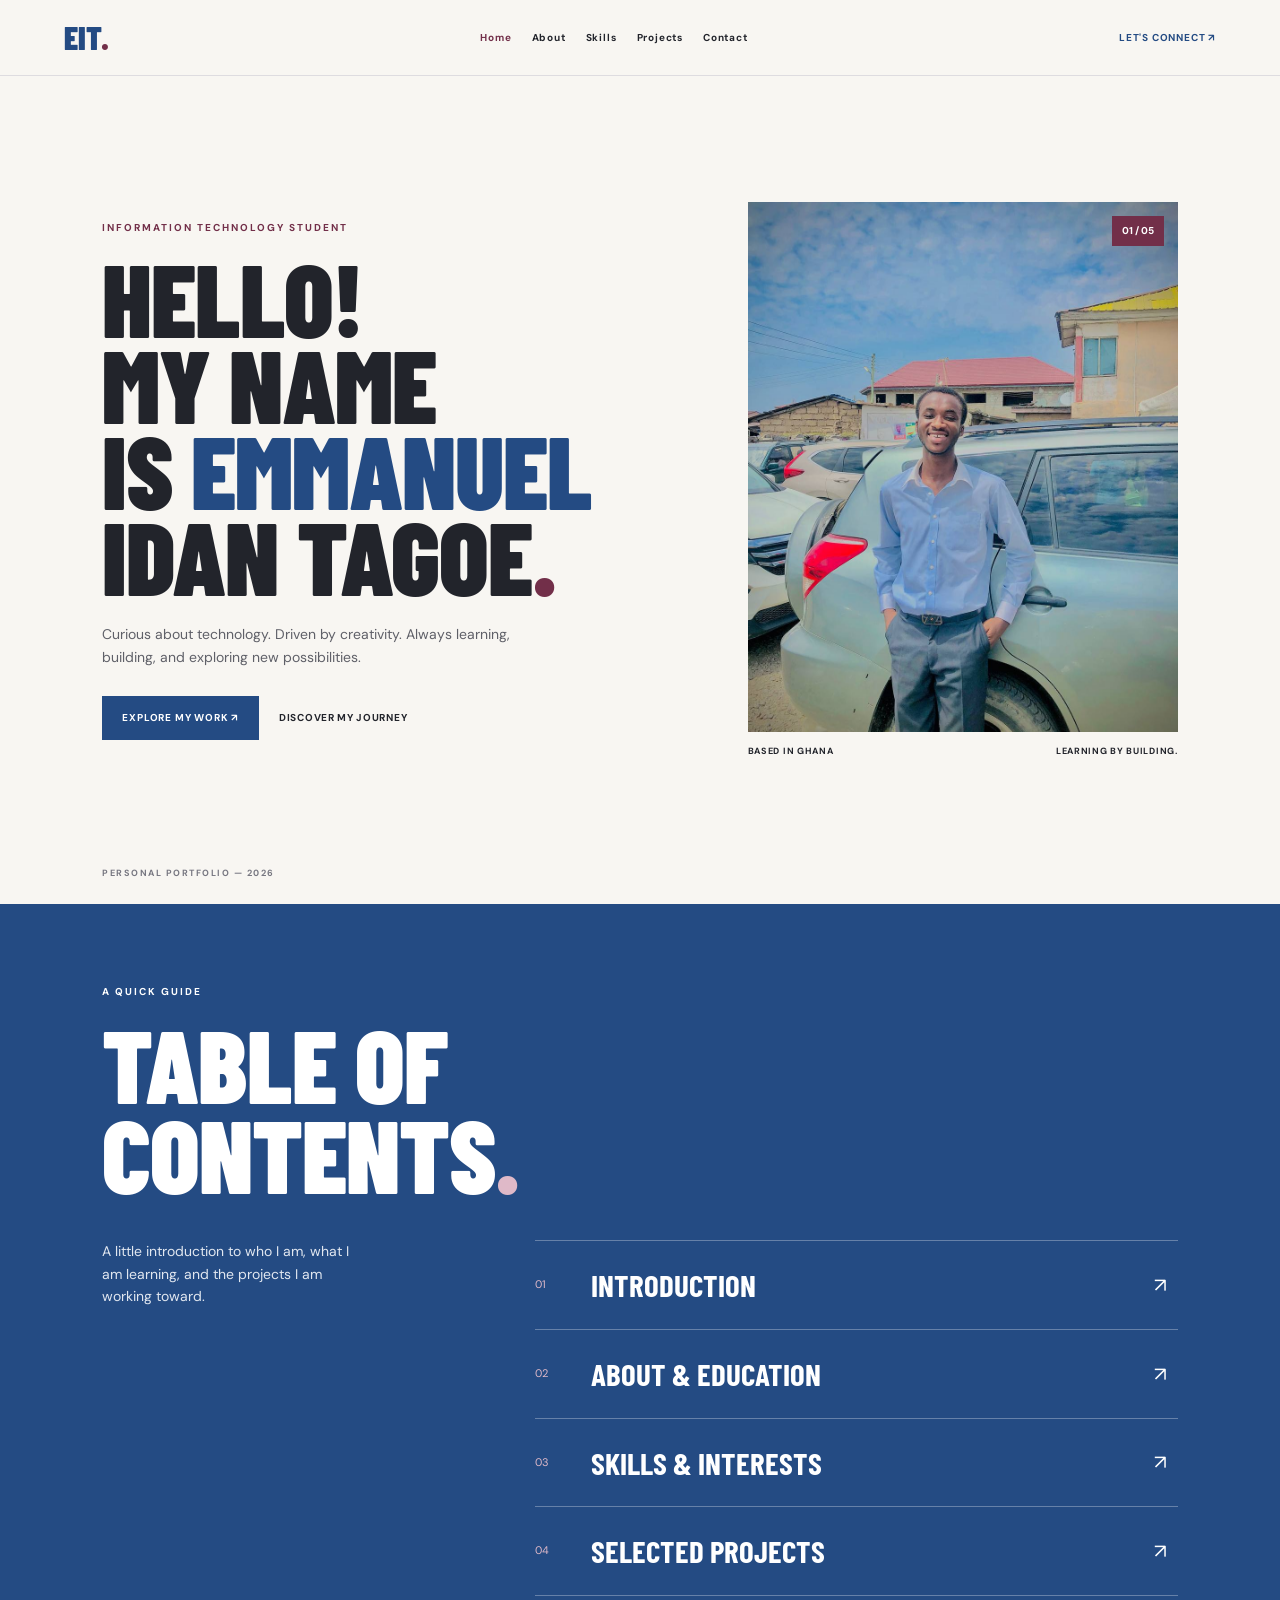
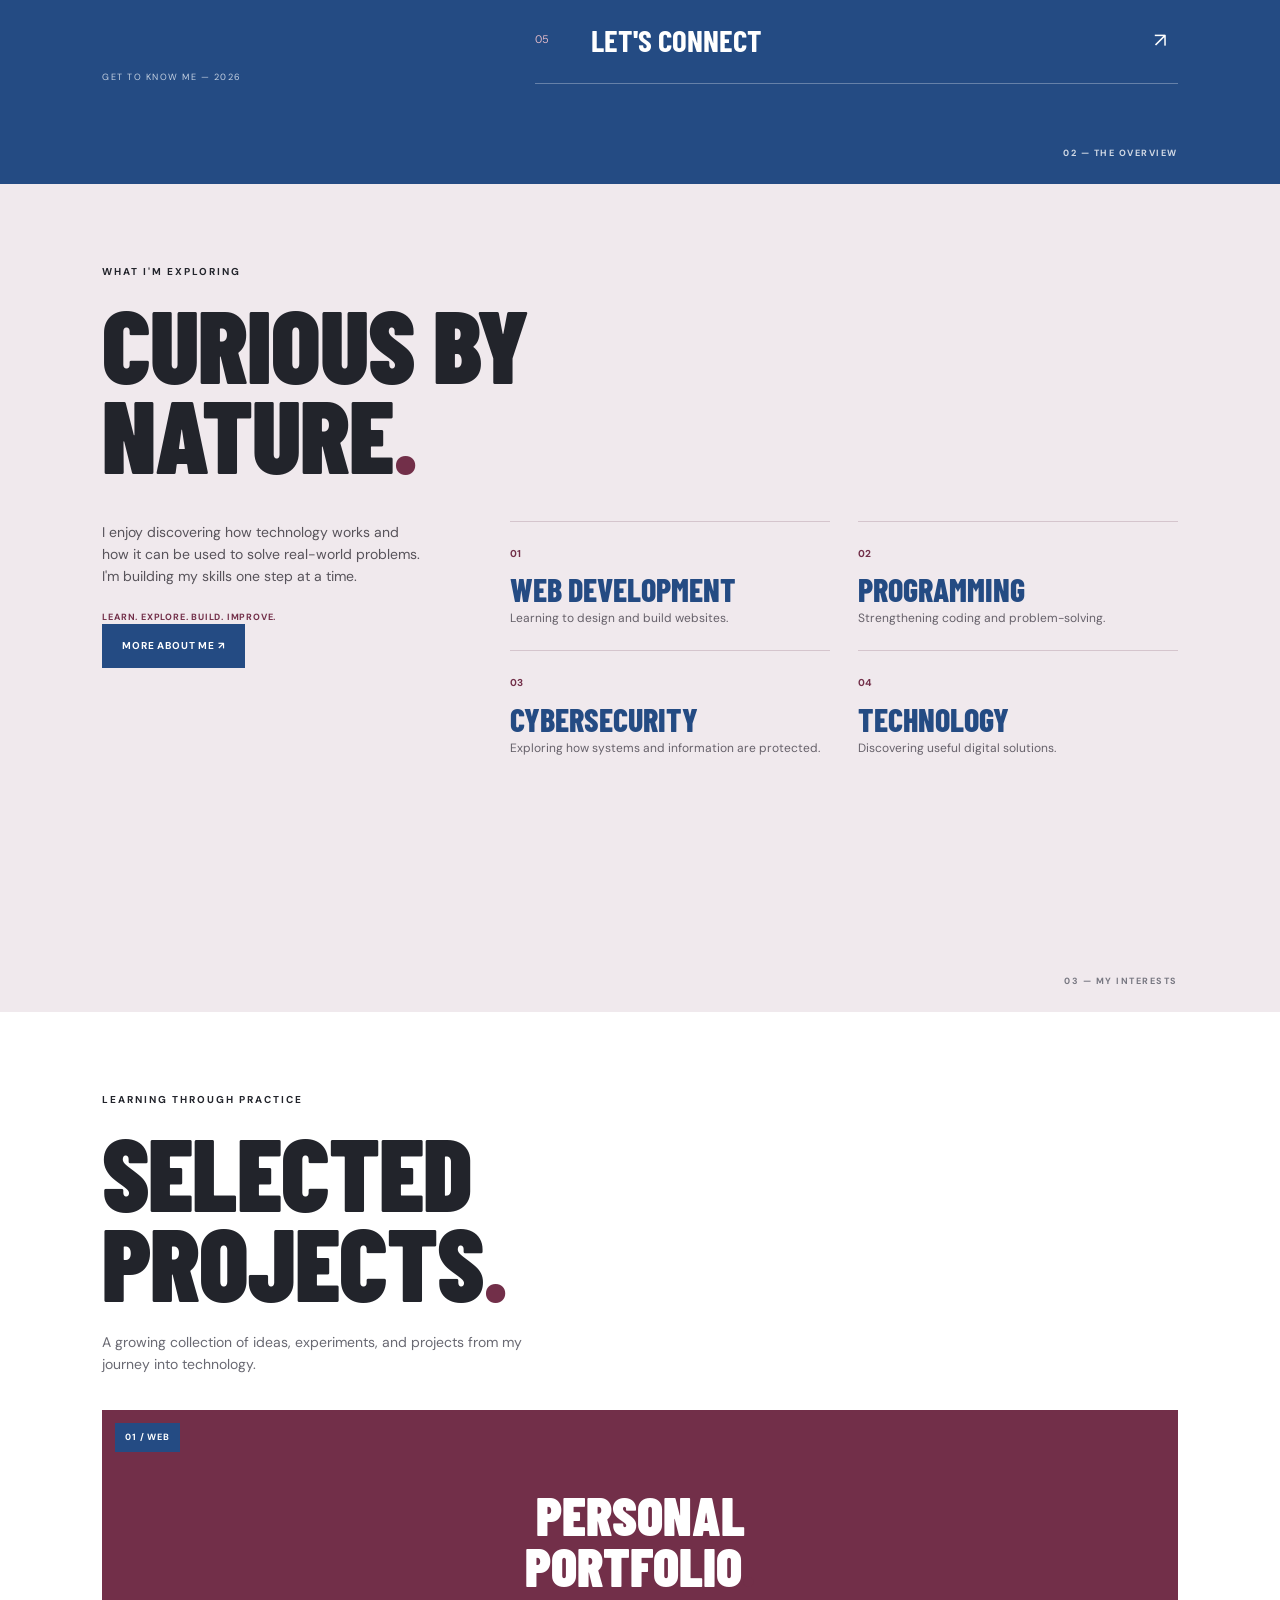
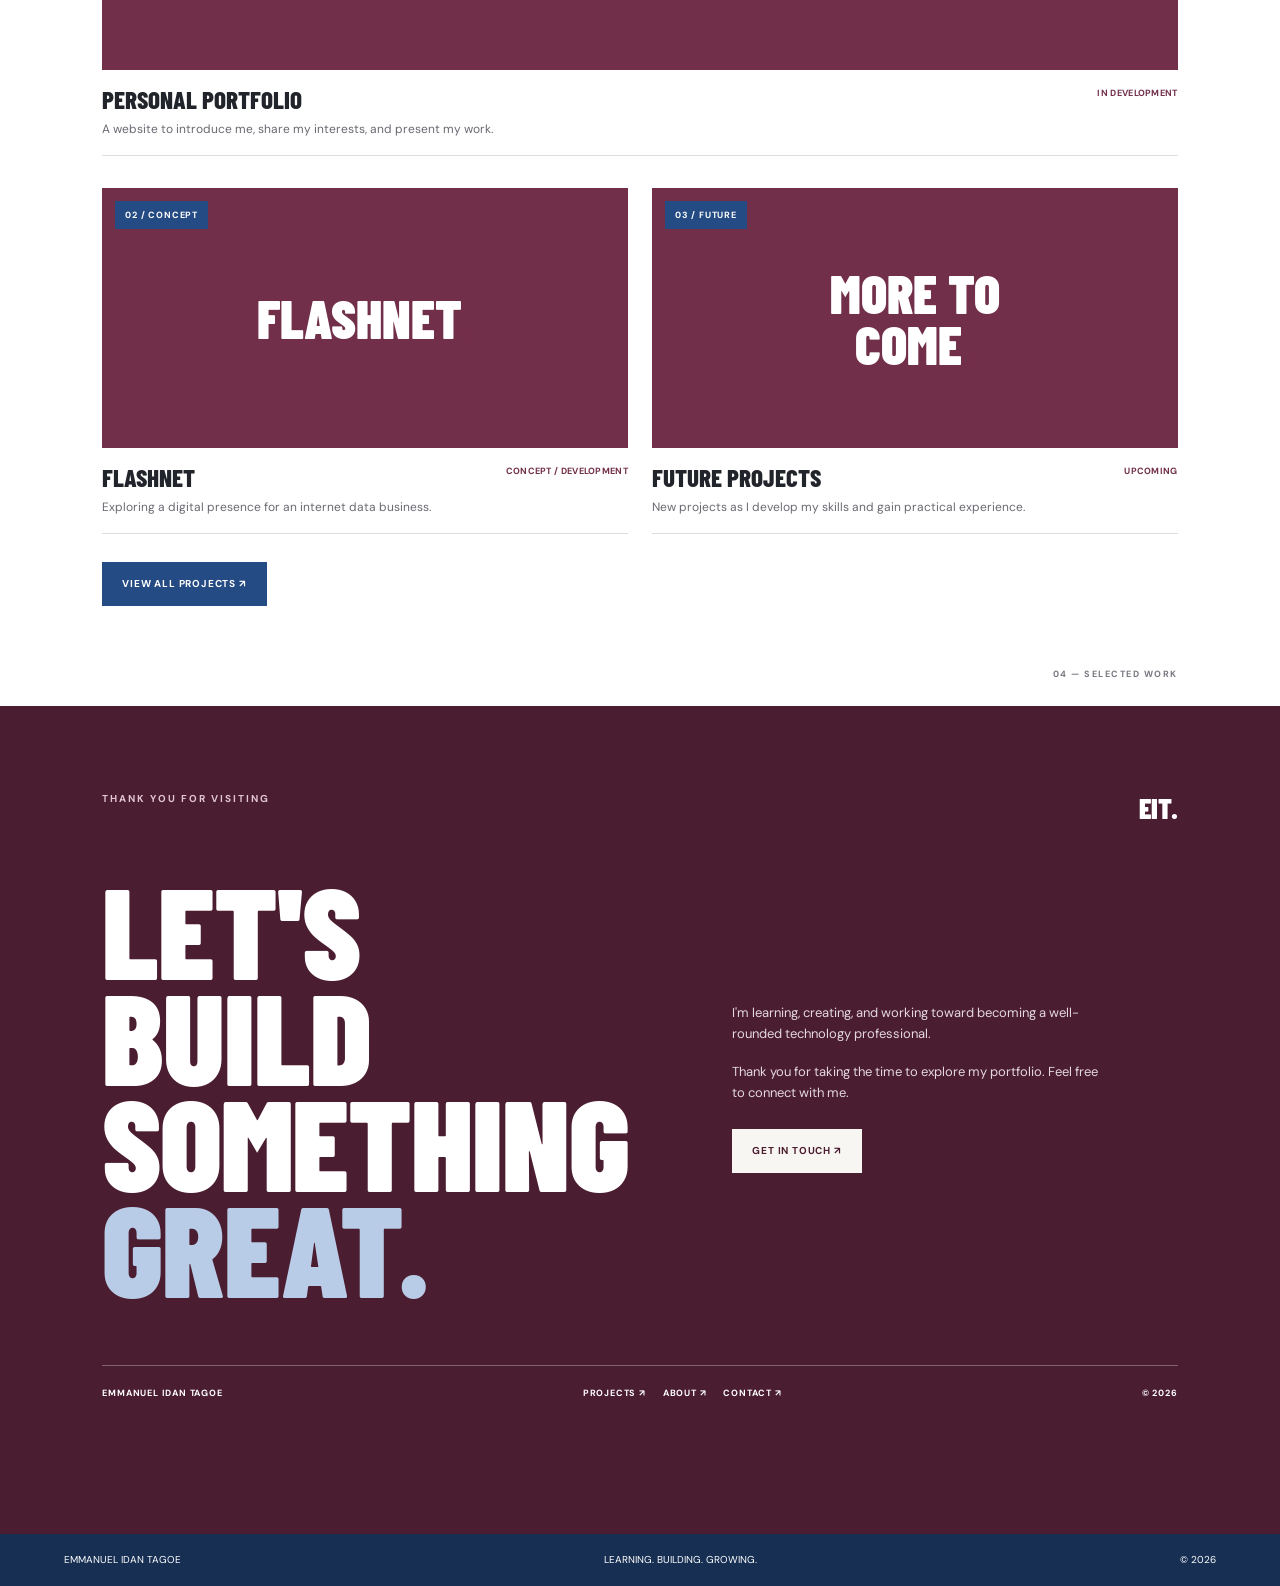
<file: index.html>
<!DOCTYPE html>
<html lang="en">
<head>
    <meta charset="UTF-8">
    <meta name="viewport" content="width=device-width, initial-scale=1.0">
    <meta name="description" content="The technology portfolio of Emmanuel Idan Tagoe, an Information Technology student in Ghana.">
    <title>Emmanuel Idan Tagoe | Tech Portfolio</title>
    <link rel="stylesheet" href="styles.css">
    <link rel="preconnect" href="https://fonts.googleapis.com">
    <link rel="preconnect" href="https://fonts.gstatic.com" crossorigin>
    <link href="https://fonts.googleapis.com/css2?family=Barlow+Condensed:wght@500;600;700;800;900&family=DM+Sans:wght@400;500;600;700&display=swap" rel="stylesheet">
</head>
<body>
<header class="site-header">
    <a href="index.html" class="logo">EIT<span>.</span></a>
    <nav aria-label="Main navigation">
            <a href="index.html" aria-current="page">Home</a>
            <a href="about.html">About</a>
            <a href="skills.html">Skills</a>
            <a href="projects.html">Projects</a>
            <a href="contact.html">Contact</a>
    </nav>
    <a href="contact.html" class="header-contact">LET'S CONNECT ↗</a>
</header>

<main class="page-main">

    <section class="slide intro" id="home">
        <div class="intro-copy">
            <p class="eyebrow">INFORMATION TECHNOLOGY STUDENT</p>
            <h1>HELLO!<br>MY NAME<br>IS <span class="blue-text">EMMANUEL</span><br>IDAN TAGOE<span class="period">.</span></h1>
            <p class="intro-description">
                Curious about technology. Driven by creativity.
                Always learning, building, and exploring new possibilities.
            </p>
            <div class="intro-links">
                <a href="projects.html" class="button button-primary">EXPLORE MY WORK ↗</a>
                <a href="about.html" class="text-link">DISCOVER MY JOURNEY</a>
            </div>
        </div>

        <div class="intro-visual">
            <!-- Add your own photo as image.jpg -->
            <img src="image.jpg" alt="Emmanuel Idan Tagoe" class="profile-photo">
            <div class="photo-caption">
                <span>BASED IN GHANA</span>
                <span>LEARNING BY BUILDING.</span>
            </div>
            <div class="photo-number">01 / 05</div>
        </div>
        <div class="slide-label">PERSONAL PORTFOLIO — 2026</div>
    </section>

    <section class="slide contents" id="contents">
        <div class="section-heading">
            <p class="eyebrow">A QUICK GUIDE</p>
            <h2>TABLE OF<br>CONTENTS<span>.</span></h2>
        </div>
        <div class="contents-layout">
            <div class="contents-note">
                <p>A little introduction to who I am, what I am learning, and the projects I am working toward.</p>
                <span class="vertical-note">GET TO KNOW ME — 2026</span>
            </div>
            <div class="contents-list">
                <a href="index.html" class="contents-item"><span class="contents-number">01</span><span class="contents-name">INTRODUCTION</span><span class="contents-arrow">↗</span></a>
                <a href="about.html" class="contents-item"><span class="contents-number">02</span><span class="contents-name">ABOUT & EDUCATION</span><span class="contents-arrow">↗</span></a>
                <a href="skills.html" class="contents-item"><span class="contents-number">03</span><span class="contents-name">SKILLS & INTERESTS</span><span class="contents-arrow">↗</span></a>
                <a href="projects.html" class="contents-item"><span class="contents-number">04</span><span class="contents-name">SELECTED PROJECTS</span><span class="contents-arrow">↗</span></a>
                <a href="contact.html" class="contents-item"><span class="contents-number">05</span><span class="contents-name">LET'S CONNECT</span><span class="contents-arrow">↗</span></a>
            </div>
        </div>
        <div class="slide-label">02 — THE OVERVIEW</div>
    </section>

    <section class="slide skills-page" id="interests-preview">
        <div class="section-heading">
            <p class="eyebrow">WHAT I'M EXPLORING</p>
            <h2>CURIOUS BY<br>NATURE<span>.</span></h2>
        </div>
        <div class="skills-layout">
            <div class="skills-intro">
                <p>I enjoy discovering how technology works and how it can be used to solve real-world problems. I'm building my skills one step at a time.</p>
                <p class="skills-small">LEARN. EXPLORE. BUILD. IMPROVE.</p>
                <a href="about.html" class="button button-primary">MORE ABOUT ME ↗</a>
            </div>
            <div class="skills-grid">
                <article class="skill-item"><span class="skill-number">01</span><h3>WEB DEVELOPMENT</h3><p>Learning to design and build websites.</p></article>
                <article class="skill-item"><span class="skill-number">02</span><h3>PROGRAMMING</h3><p>Strengthening coding and problem-solving.</p></article>
                <article class="skill-item"><span class="skill-number">03</span><h3>CYBERSECURITY</h3><p>Exploring how systems and information are protected.</p></article>
                <article class="skill-item"><span class="skill-number">04</span><h3>TECHNOLOGY</h3><p>Discovering useful digital solutions.</p></article>
            </div>
        </div>
        <div class="slide-label">03 — MY INTERESTS</div>
    </section>

    <section class="slide projects-page" id="project-preview">
        <div class="section-heading">
            <p class="eyebrow">LEARNING THROUGH PRACTICE</p>
            <h2>SELECTED<br>PROJECTS<span>.</span></h2>
        </div>
        <p class="projects-intro">A growing collection of ideas, experiments, and projects from my journey into technology.</p>
        <div class="projects-grid">
            <article class="project-card featured">
                <div class="project-image project-placeholder"><span>PERSONAL<br>PORTFOLIO<span class="period">.</span></span><span class="project-tag">01 / WEB</span></div>
                <div class="project-info"><div><h3>PERSONAL PORTFOLIO</h3><p>A website to introduce me, share my interests, and present my work.</p></div><span class="project-status">IN DEVELOPMENT</span></div>
            </article>
            <article class="project-card">
                <div class="project-image project-placeholder"><span>FLASHNET<span class="period">.</span></span><span class="project-tag">02 / CONCEPT</span></div>
                <div class="project-info"><div><h3>FLASHNET</h3><p>Exploring a digital presence for an internet data business.</p></div><span class="project-status">CONCEPT / DEVELOPMENT</span></div>
            </article>
            <article class="project-card">
                <div class="project-image project-placeholder"><span>MORE TO<br>COME<span class="period">.</span></span><span class="project-tag">03 / FUTURE</span></div>
                <div class="project-info"><div><h3>FUTURE PROJECTS</h3><p>New projects as I develop my skills and gain practical experience.</p></div><span class="project-status">UPCOMING</span></div>
            </article>
        </div>
        <div class="intro-links"><a href="projects.html" class="button button-primary">VIEW ALL PROJECTS ↗</a></div>
        <div class="slide-label">04 — SELECTED WORK</div>
    </section>

    <section class="slide contact-page" id="connect-preview">
        <div class="contact-top"><p class="eyebrow">THANK YOU FOR VISITING</p><span class="contact-mark">EIT.</span></div>
        <div class="contact-main">
            <h1>LET'S BUILD<br>SOMETHING<br><span>GREAT.</span></h1>
            <div class="contact-copy">
                <p>I'm learning, creating, and working toward becoming a well-rounded technology professional.</p>
                <p>Thank you for taking the time to explore my portfolio. Feel free to connect with me.</p>
                <a href="contact.html" class="button button-light">GET IN TOUCH ↗</a>
            </div>
        </div>
        <div class="contact-bottom"><span>EMMANUEL IDAN TAGOE</span><div class="social-links"><a href="projects.html">PROJECTS ↗</a><a href="about.html">ABOUT ↗</a><a href="contact.html">CONTACT ↗</a></div><span>© 2026</span></div>
    </section>
</main>
<footer class="site-footer"><span>EMMANUEL IDAN TAGOE</span><span>LEARNING. BUILDING. GROWING.</span><span>© 2026</span></footer>
<script src="script.js" defer></script>
</body>
</html>
</file>
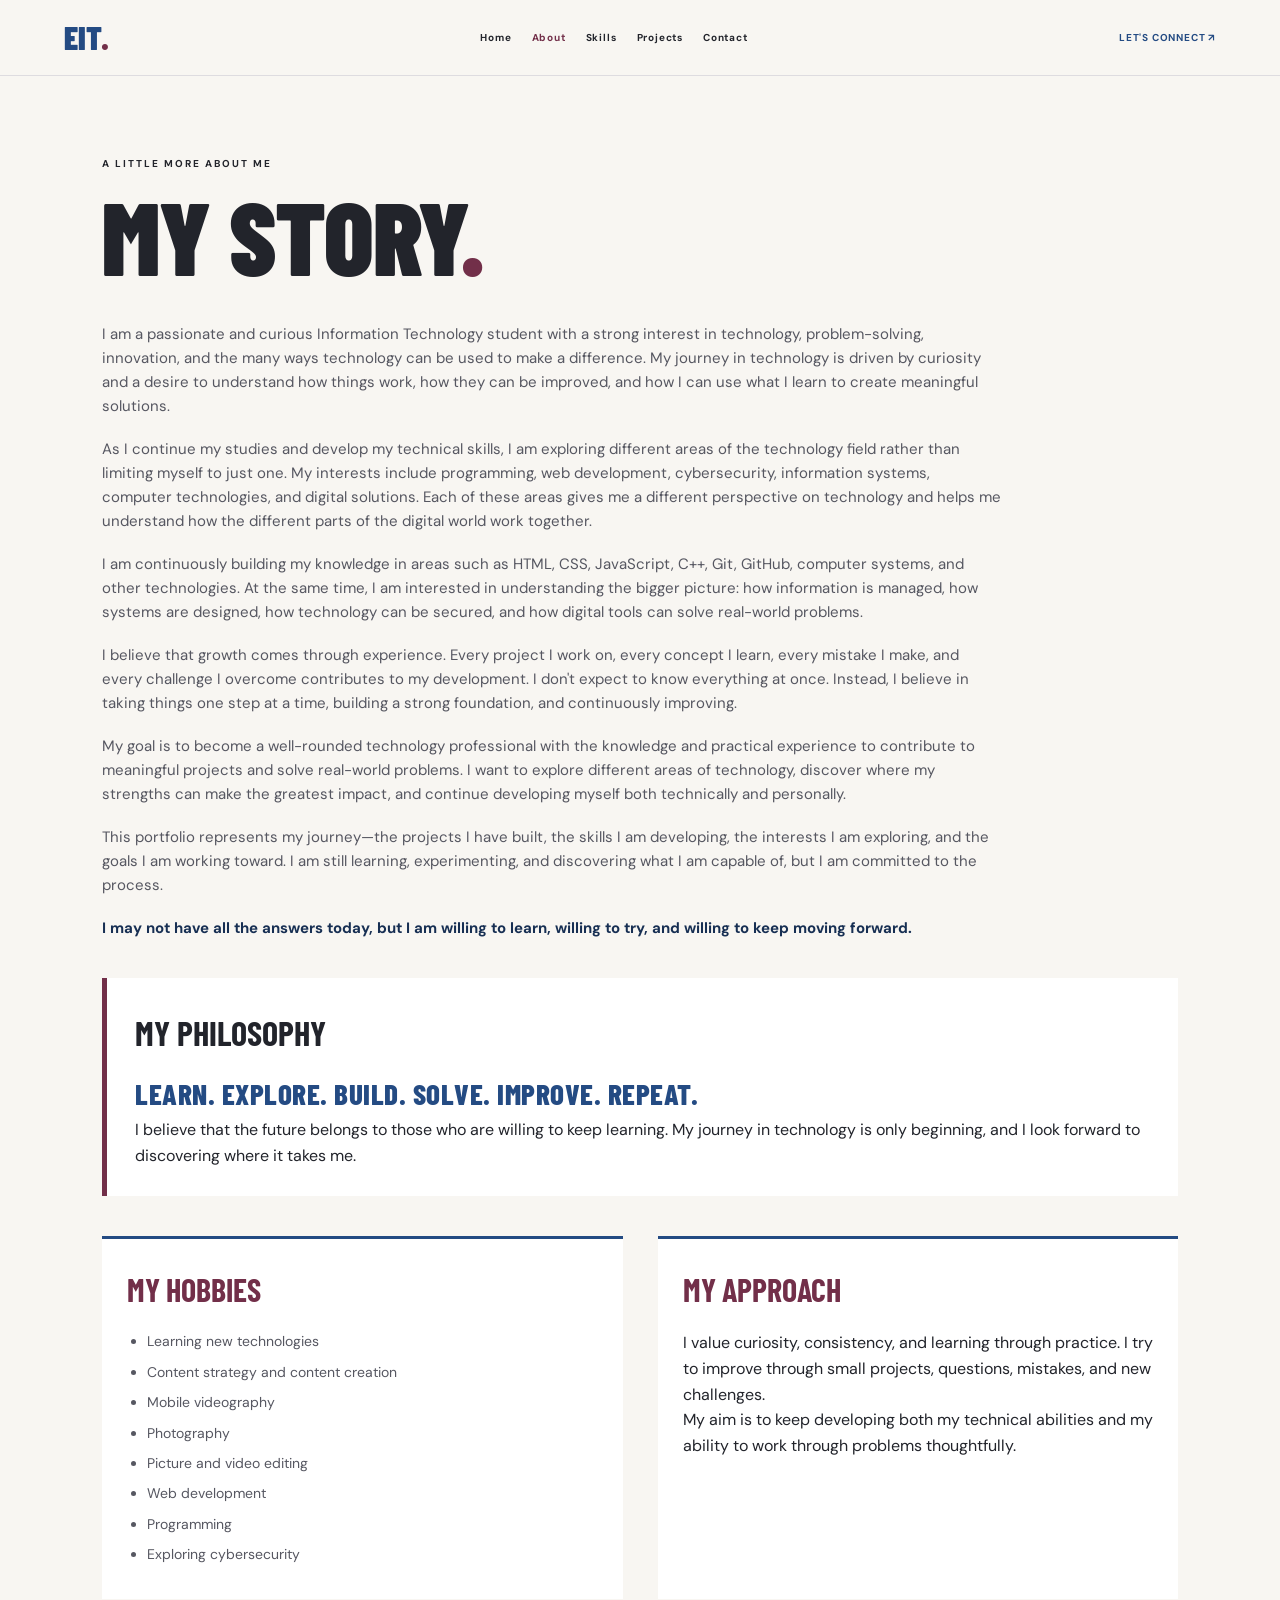
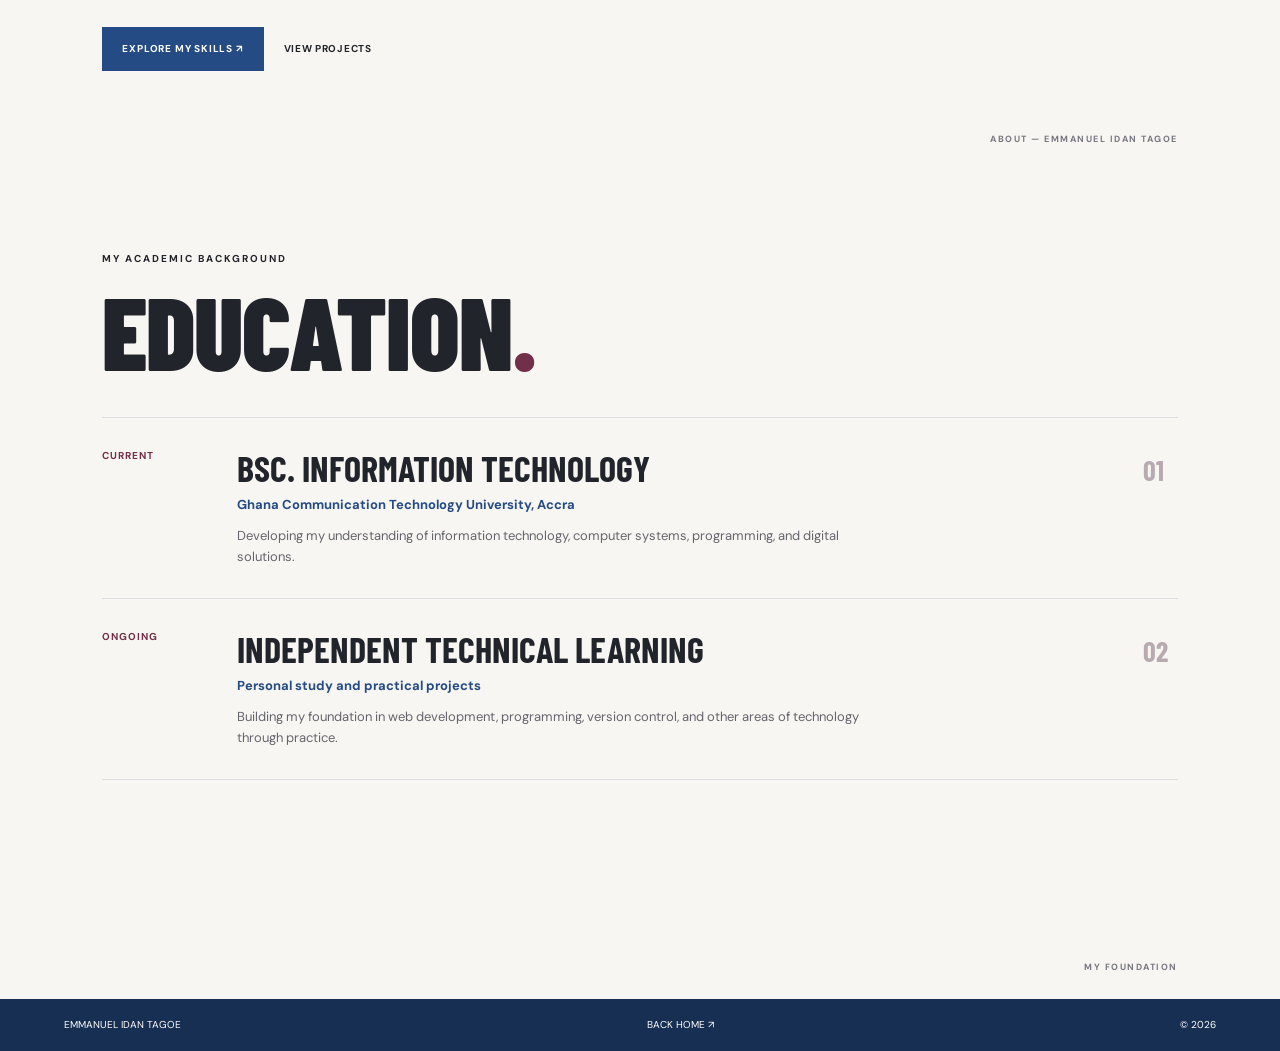
<file: about.html>
<!DOCTYPE html>
<html lang="en">
<head>
    <meta charset="UTF-8">
    <meta name="viewport" content="width=device-width, initial-scale=1.0">
    <meta name="description" content="Learn about Emmanuel Idan Tagoe, an Information Technology student interested in technology and problem-solving.">
    <title>About Me | Emmanuel Idan Tagoe</title>
    <link rel="stylesheet" href="styles.css">
    <link rel="preconnect" href="https://fonts.googleapis.com">
    <link rel="preconnect" href="https://fonts.gstatic.com" crossorigin>
    <link href="https://fonts.googleapis.com/css2?family=Barlow+Condensed:wght@500;600;700;800;900&family=DM+Sans:wght@400;500;600;700&display=swap" rel="stylesheet">
</head>
<body>
<header class="site-header">
    <a href="index.html" class="logo">EIT<span>.</span></a>
    <nav aria-label="Main navigation">
            <a href="index.html">Home</a>
            <a href="about.html" aria-current="page">About</a>
            <a href="skills.html">Skills</a>
            <a href="projects.html">Projects</a>
            <a href="contact.html">Contact</a>
    </nav>
    <a href="contact.html" class="header-contact">LET'S CONNECT ↗</a>
</header>

<main class="page-main">
    <section class="slide about-intro">
        <div class="section-heading">
            <p class="eyebrow">A LITTLE MORE ABOUT ME</p>
            <h1>MY STORY<span>.</span></h1>
        </div>

        <div class="about-copy">
            <p>I am a passionate and curious Information Technology student with a strong interest in technology, problem-solving, innovation, and the many ways technology can be used to make a difference. My journey in technology is driven by curiosity and a desire to understand how things work, how they can be improved, and how I can use what I learn to create meaningful solutions.</p>

            <p>As I continue my studies and develop my technical skills, I am exploring different areas of the technology field rather than limiting myself to just one. My interests include programming, web development, cybersecurity, information systems, computer technologies, and digital solutions. Each of these areas gives me a different perspective on technology and helps me understand how the different parts of the digital world work together.</p>

            <p>I am continuously building my knowledge in areas such as HTML, CSS, JavaScript, C++, Git, GitHub, computer systems, and other technologies. At the same time, I am interested in understanding the bigger picture: how information is managed, how systems are designed, how technology can be secured, and how digital tools can solve real-world problems.</p>

            <p>I believe that growth comes through experience. Every project I work on, every concept I learn, every mistake I make, and every challenge I overcome contributes to my development. I don't expect to know everything at once. Instead, I believe in taking things one step at a time, building a strong foundation, and continuously improving.</p>

            <p>My goal is to become a well-rounded technology professional with the knowledge and practical experience to contribute to meaningful projects and solve real-world problems. I want to explore different areas of technology, discover where my strengths can make the greatest impact, and continue developing myself both technically and personally.</p>

            <p>This portfolio represents my journey—the projects I have built, the skills I am developing, the interests I am exploring, and the goals I am working toward. I am still learning, experimenting, and discovering what I am capable of, but I am committed to the process.</p>

            <p><strong>I may not have all the answers today, but I am willing to learn, willing to try, and willing to keep moving forward.</strong></p>
        </div>

        <div class="philosophy">
            <h2>My Philosophy</h2>
            <p class="motto">LEARN. EXPLORE. BUILD. SOLVE. IMPROVE. REPEAT.</p>
            <p>I believe that the future belongs to those who are willing to keep learning. My journey in technology is only beginning, and I look forward to discovering where it takes me.</p>
        </div>

        <div class="about-columns">
            <section class="content-panel">
                <h2>My Hobbies</h2>
                <ul class="clean-list">
                    <li>Learning new technologies</li>
                    <li>Content strategy and content creation</li>
                    <li>Mobile videography</li>
                    <li>Photography</li>
                    <li>Picture and video editing</li>
                    <li>Web development</li>
                    <li>Programming</li>
                    <li>Exploring cybersecurity</li>
                </ul>
            </section>
            <section class="content-panel">
                <h2>My Approach</h2>
                <p>I value curiosity, consistency, and learning through practice. I try to improve through small projects, questions, mistakes, and new challenges.</p>
                <p>My aim is to keep developing both my technical abilities and my ability to work through problems thoughtfully.</p>
            </section>
        </div>
        <div class="intro-links"><a href="skills.html" class="button button-primary">EXPLORE MY SKILLS ↗</a><a href="projects.html" class="text-link">VIEW PROJECTS</a></div>
        <div class="slide-label">ABOUT — EMMANUEL IDAN TAGOE</div>
    </section>

    <section class="slide experience">
        <div class="section-heading">
            <p class="eyebrow">MY ACADEMIC BACKGROUND</p>
            <h2>EDUCATION<span>.</span></h2>
        </div>
        <div class="timeline">
            <article class="timeline-item">
                <span class="timeline-date">CURRENT</span>
                <div class="timeline-content">
                    <h3>BSc. Information Technology</h3>
                    <p class="timeline-place">Ghana Communication Technology University, Accra</p>
                    <p>Developing my understanding of information technology, computer systems, programming, and digital solutions.</p>
                </div>
                <span class="timeline-index">01</span>
            </article>
            <article class="timeline-item">
                <span class="timeline-date">ONGOING</span>
                <div class="timeline-content">
                    <h3>Independent Technical Learning</h3>
                    <p class="timeline-place">Personal study and practical projects</p>
                    <p>Building my foundation in web development, programming, version control, and other areas of technology through practice.</p>
                </div>
                <span class="timeline-index">02</span>
            </article>
        </div>
        <div class="slide-label">MY FOUNDATION</div>
    </section>
</main>
<footer class="site-footer"><span>EMMANUEL IDAN TAGOE</span><span><a href="index.html">BACK HOME ↗</a></span><span>© 2026</span></footer>
<script src="script.js" defer></script>
</body>
</html>
</file>
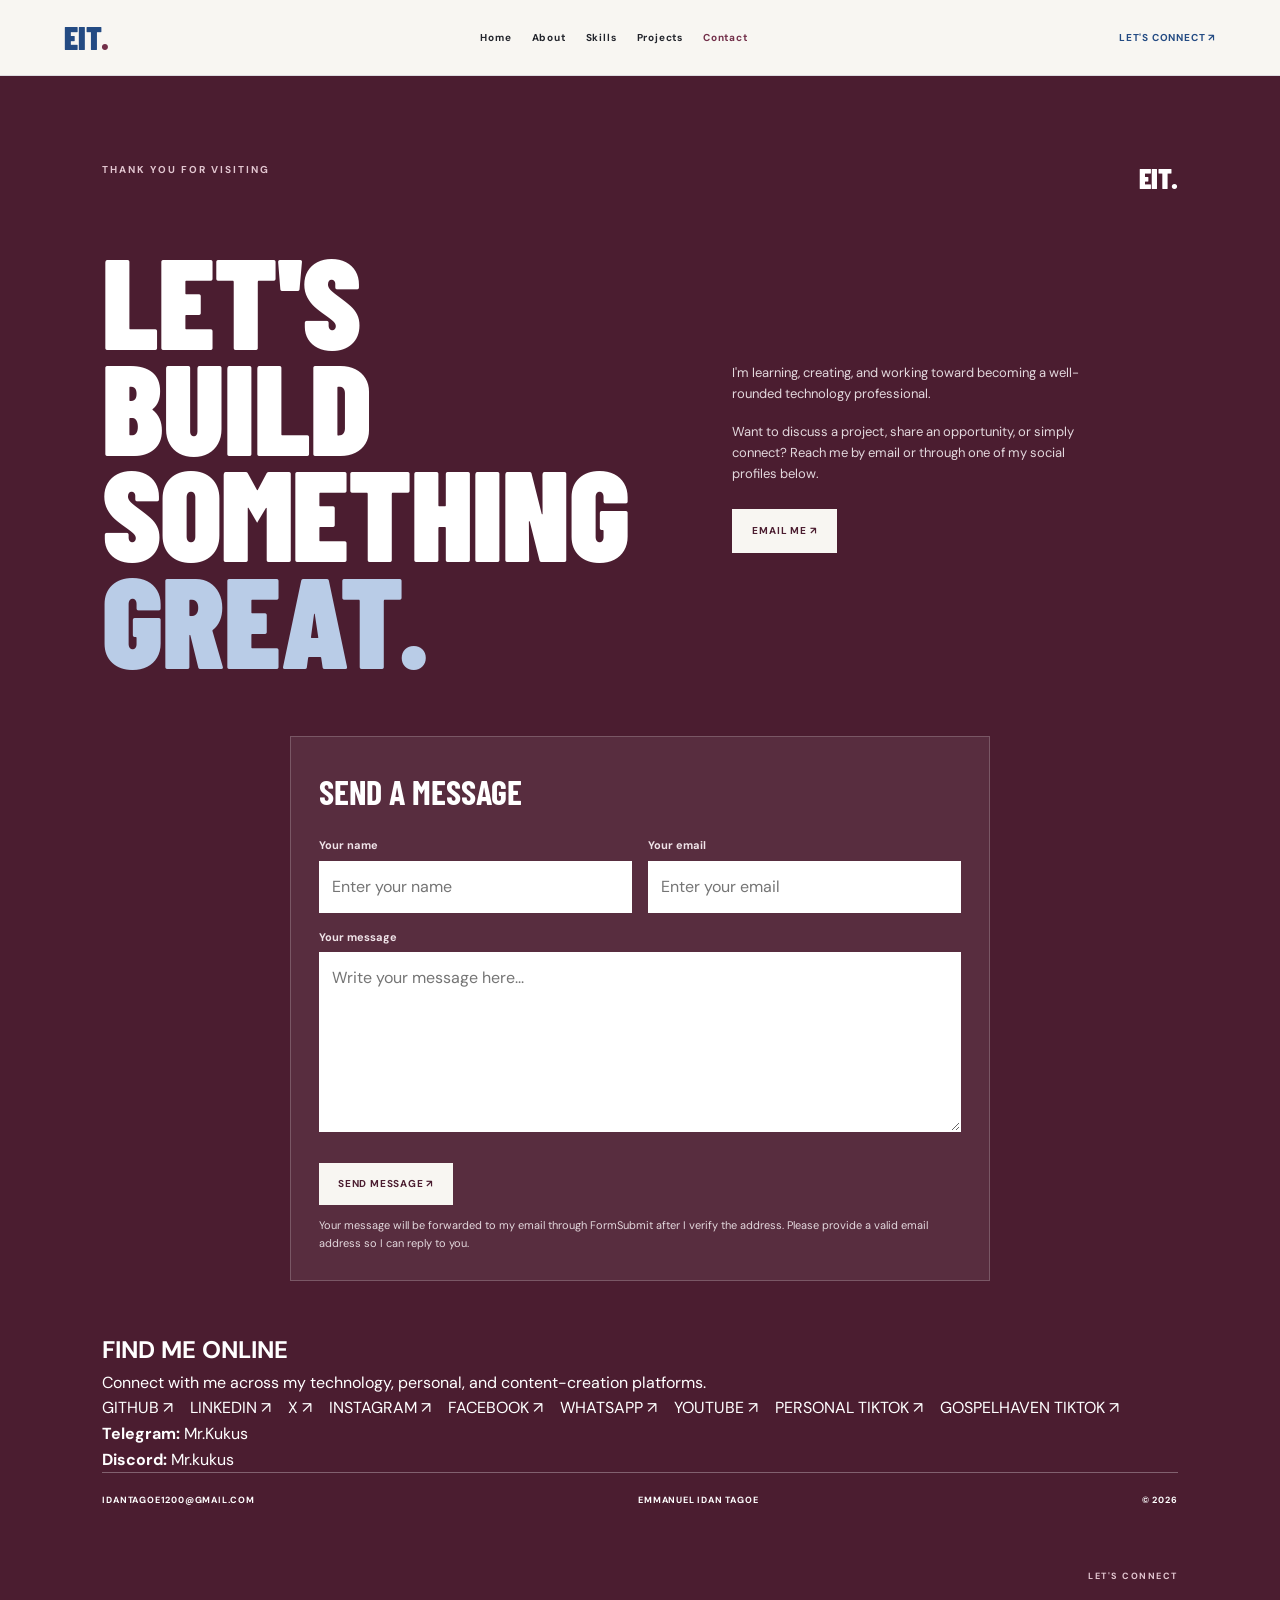
<file: contact.html>
<!DOCTYPE html>
<html lang="en">
<head>
    <meta charset="UTF-8">
    <meta name="viewport" content="width=device-width, initial-scale=1.0">
    <meta name="description" content="Contact Emmanuel Idan Tagoe about technology, projects, and collaboration.">
    <title>Contact | Emmanuel Idan Tagoe</title>
    <link rel="stylesheet" href="styles.css">
    <link rel="preconnect" href="https://fonts.googleapis.com">
    <link rel="preconnect" href="https://fonts.gstatic.com" crossorigin>
    <link href="https://fonts.googleapis.com/css2?family=Barlow+Condensed:wght@500;600;700;800;900&family=DM+Sans:wght@400;500;600;700&display=swap" rel="stylesheet">
</head>
<body>
<header class="site-header">
    <a href="index.html" class="logo" aria-label="Emmanuel Idan Tagoe home">EIT<span>.</span></a>
    <nav aria-label="Main navigation">
        <a href="index.html">Home</a>
        <a href="about.html">About</a>
        <a href="skills.html">Skills</a>
        <a href="projects.html">Projects</a>
        <a href="contact.html" aria-current="page">Contact</a>
    </nav>
    <a href="mailto:idantagoe1200@gmail.com" class="header-contact">LET'S CONNECT ↗</a>
</header>

<main class="page-main">
    <section class="slide contact-page">
        <div class="contact-top">
            <p class="eyebrow">THANK YOU FOR VISITING</p>
            <span class="contact-mark" aria-hidden="true">EIT.</span>
        </div>

        <div class="contact-main">
            <h1>LET'S BUILD<br>SOMETHING<br><span>GREAT.</span></h1>
            <div class="contact-copy">
                <p>I'm learning, creating, and working toward becoming a well-rounded technology professional.</p>
                <p>Want to discuss a project, share an opportunity, or simply connect? Reach me by email or through one of my social profiles below.</p>
                <a href="mailto:idantagoe1200@gmail.com" class="button button-light">EMAIL ME ↗</a>
            </div>
        </div>

        <!-- FormSubmit forwards submissions to your email after you verify the address. -->
        <form
            class="contact-form"
            id="contact-form"
            action="https://formsubmit.co/idantagoe1200@gmail.com"
            method="POST"
        >
            <h2>Send a message</h2>

            <!-- Email subject and email layout settings -->
            <input type="hidden" name="_subject" value="New message from your portfolio">
            <input type="hidden" name="_template" value="table">
            <input type="hidden" name="_captcha" value="true">

            <div class="form-grid">
                <div>
                    <label for="name">Your name</label>
                    <input
                        type="text"
                        id="name"
                        name="name"
                        autocomplete="name"
                        placeholder="Enter your name"
                        required
                    >
                </div>
                <div>
                    <label for="email">Your email</label>
                    <input
                        type="email"
                        id="email"
                        name="email"
                        autocomplete="email"
                        placeholder="Enter your email"
                        required
                    >
                </div>
            </div>

            <label for="message">Your message</label>
            <textarea
                id="message"
                name="message"
                rows="6"
                placeholder="Write your message here..."
                required
            ></textarea>

            <button type="submit" class="button button-light">SEND MESSAGE ↗</button>
            <p class="form-note" id="form-note">
                Your message will be forwarded to my email through FormSubmit after I verify the address.
                Please provide a valid email address so I can reply to you.
            </p>
            <p class="form-status" id="form-status" role="status" aria-live="polite"></p>
        </form>

        <section class="contact-social" aria-labelledby="social-heading">
            <h2 id="social-heading">FIND ME ONLINE</h2>
            <p class="social-intro">Connect with me across my technology, personal, and content-creation platforms.</p>
            <div class="social-links" aria-label="Social media profiles">
                <a href="https://github.com/manuelidan1200-spec" target="_blank" rel="noopener noreferrer" aria-label="GitHub profile (opens in a new tab)">GITHUB ↗</a>
                <a href="https://www.linkedin.com/in/emmanuel-idan-tagoe-34654937b?utm_source=share_via&amp;utm_content=profile&amp;utm_medium=member_android" target="_blank" rel="noopener noreferrer" aria-label="LinkedIn profile (opens in a new tab)">LINKEDIN ↗</a>
                <a href="https://x.com/ManuelIdan6314" target="_blank" rel="noopener noreferrer" aria-label="X profile (opens in a new tab)">X ↗</a>
                <a href="https://instagram.com/isthat_mr.manuel?obrf=ZTlobHo5d3prcjRk" target="_blank" rel="noopener noreferrer" aria-label="Personal Instagram profile (opens in a new tab)">INSTAGRAM ↗</a>
                <a href="https://www.facebook.com/profile.php?id=100079896462451&amp;mibextid=rS40aB7S9Ucbxw6v" target="_blank" rel="noopener noreferrer" aria-label="Facebook profile (opens in a new tab)">FACEBOOK ↗</a>
                <a href="https://wa.me/message/V5UAJK2RC627J1" target="_blank" rel="noopener noreferrer" aria-label="Contact me on WhatsApp (opens in a new tab)">WHATSAPP ↗</a>
                <a href="https://youtube.com/@emmanuelidantagoe?si=1smwS9dG3gSAjs4n" target="_blank" rel="noopener noreferrer" aria-label="YouTube channel (opens in a new tab)">YOUTUBE ↗</a>
                <a href="https://tiktok.com/@isthat_mr.manuel" target="_blank" rel="noopener noreferrer" aria-label="Personal TikTok profile (opens in a new tab)">PERSONAL TIKTOK ↗</a>
                <a href="https://tiktok.com/@gospel.haven" target="_blank" rel="noopener noreferrer" aria-label="Gospel Haven TikTok profile (opens in a new tab)">GOSPELHAVEN TIKTOK ↗</a>
            </div>
            <div class="social-handles" aria-label="Other social media handles">
                <p><strong>Telegram:</strong> Mr.Kukus</p>
                <p><strong>Discord:</strong> Mr.kukus</p>
            </div>
        </section>

        <div class="contact-bottom">
            <a href="mailto:idantagoe1200@gmail.com" class="contact-email">IDANTAGOE1200@GMAIL.COM</a>
            <span>EMMANUEL IDAN TAGOE</span>
            <span>© <span data-year>2026</span></span>
        </div>
        <div class="slide-label">LET'S CONNECT</div>
    </section>
</main>
<script src="script.js" defer></script>
</body>
</html>
</file>
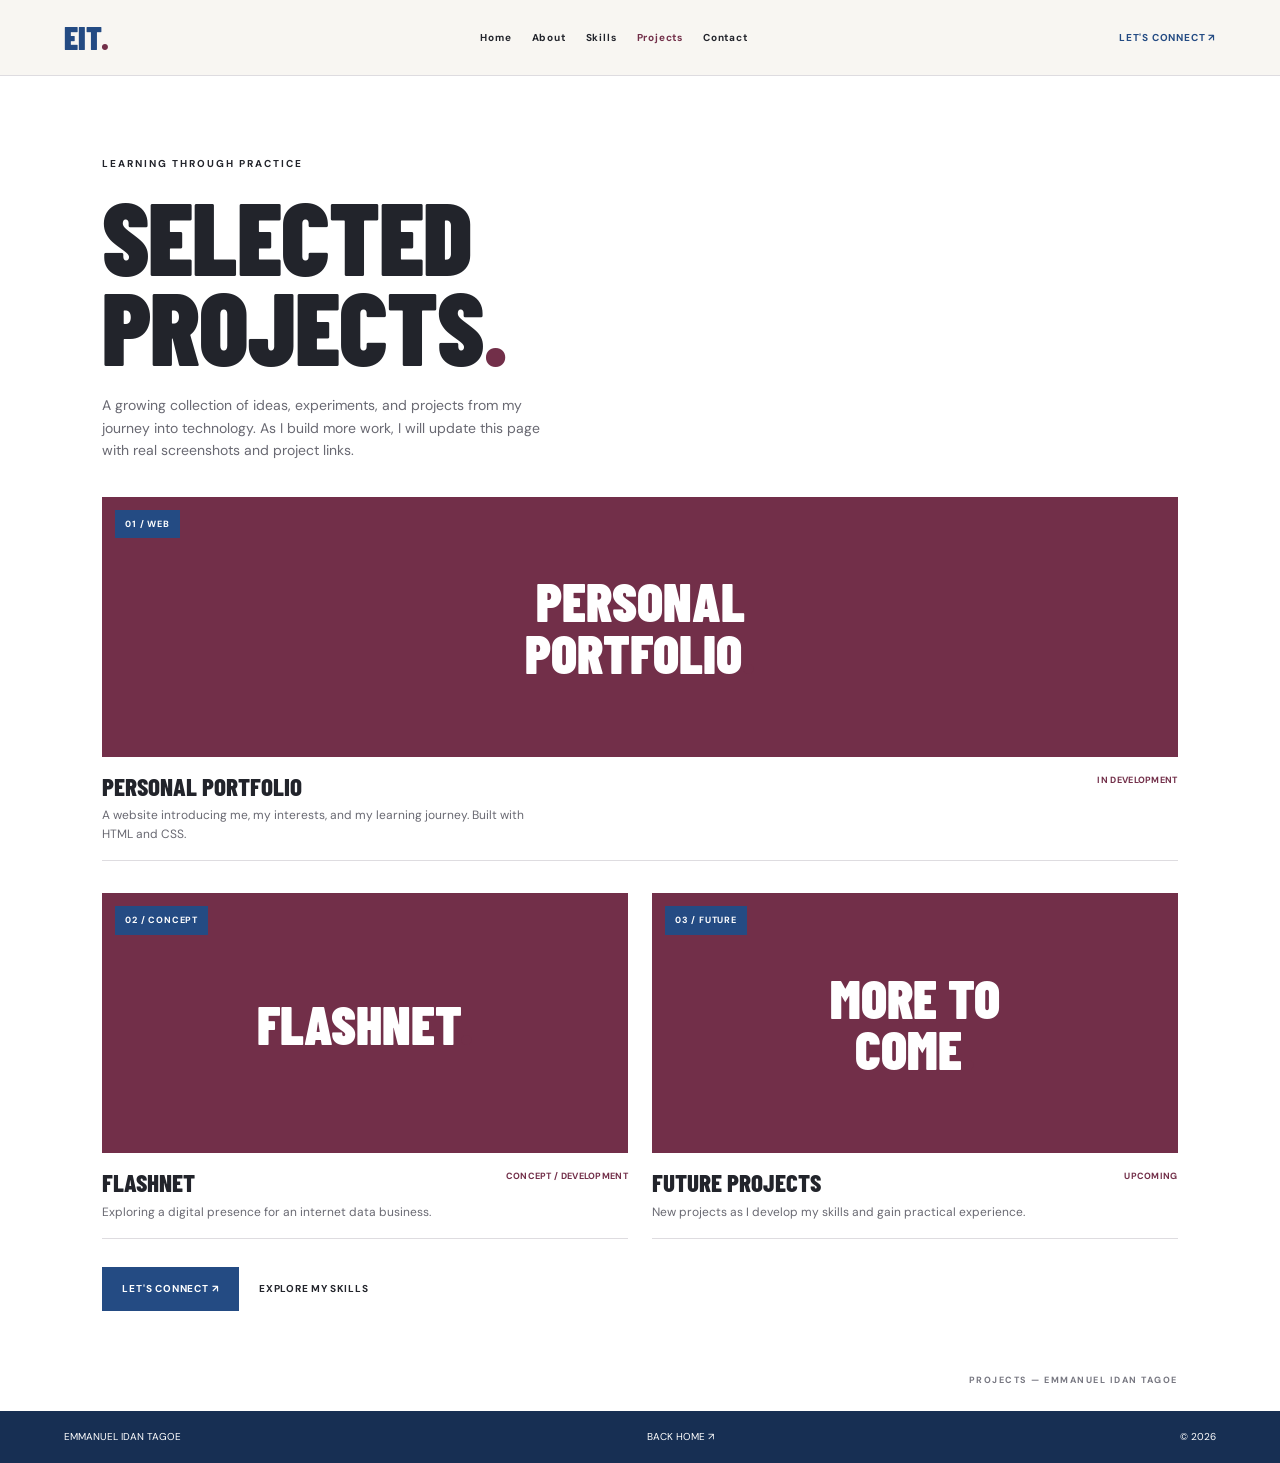
<file: projects.html>
<!DOCTYPE html>
<html lang="en">
<head>
    <meta charset="UTF-8">
    <meta name="viewport" content="width=device-width, initial-scale=1.0">
    <meta name="description" content="Selected learning projects from Emmanuel Idan Tagoe's technology portfolio.">
    <title>Projects | Emmanuel Idan Tagoe</title>
    <link rel="stylesheet" href="styles.css">
    <link rel="preconnect" href="https://fonts.googleapis.com">
    <link rel="preconnect" href="https://fonts.gstatic.com" crossorigin>
    <link href="https://fonts.googleapis.com/css2?family=Barlow+Condensed:wght@500;600;700;800;900&family=DM+Sans:wght@400;500;600;700&display=swap" rel="stylesheet">
</head>
<body>
<header class="site-header">
    <a href="index.html" class="logo">EIT<span>.</span></a>
    <nav aria-label="Main navigation">
            <a href="index.html">Home</a>
            <a href="about.html">About</a>
            <a href="skills.html">Skills</a>
            <a href="projects.html" aria-current="page">Projects</a>
            <a href="contact.html">Contact</a>
    </nav>
    <a href="contact.html" class="header-contact">LET'S CONNECT ↗</a>
</header>

<main class="page-main">
    <section class="slide projects-page">
        <div class="section-heading">
            <p class="eyebrow">LEARNING THROUGH PRACTICE</p>
            <h1>SELECTED<br>PROJECTS<span>.</span></h1>
        </div>
        <p class="projects-intro">A growing collection of ideas, experiments, and projects from my journey into technology. As I build more work, I will update this page with real screenshots and project links.</p>

        <div class="projects-grid">
            <article class="project-card featured">
                <div class="project-image project-placeholder">
                    <span>PERSONAL<br>PORTFOLIO<span class="period">.</span></span>
                    <span class="project-tag">01 / WEB</span>
                </div>
                <div class="project-info">
                    <div><h3>PERSONAL PORTFOLIO</h3><p>A website introducing me, my interests, and my learning journey. Built with HTML and CSS.</p></div>
                    <span class="project-status">IN DEVELOPMENT</span>
                </div>
            </article>

            <article class="project-card">
                <div class="project-image project-placeholder">
                    <span>FLASHNET<span class="period">.</span></span>
                    <span class="project-tag">02 / CONCEPT</span>
                </div>
                <div class="project-info">
                    <div><h3>FLASHNET</h3><p>Exploring a digital presence for an internet data business.</p></div>
                    <span class="project-status">CONCEPT / DEVELOPMENT</span>
                </div>
            </article>

            <article class="project-card">
                <div class="project-image project-placeholder">
                    <span>MORE TO<br>COME<span class="period">.</span></span>
                    <span class="project-tag">03 / FUTURE</span>
                </div>
                <div class="project-info">
                    <div><h3>FUTURE PROJECTS</h3><p>New projects as I develop my skills and gain practical experience.</p></div>
                    <span class="project-status">UPCOMING</span>
                </div>
            </article>
        </div>

        <div class="intro-links"><a href="contact.html" class="button button-primary">LET'S CONNECT ↗</a><a href="skills.html" class="text-link">EXPLORE MY SKILLS</a></div>
        <div class="slide-label">PROJECTS — EMMANUEL IDAN TAGOE</div>
    </section>
</main>
<footer class="site-footer"><span>EMMANUEL IDAN TAGOE</span><span><a href="index.html">BACK HOME ↗</a></span><span>© 2026</span></footer>
<script src="script.js" defer></script>
</body>
</html>
</file>
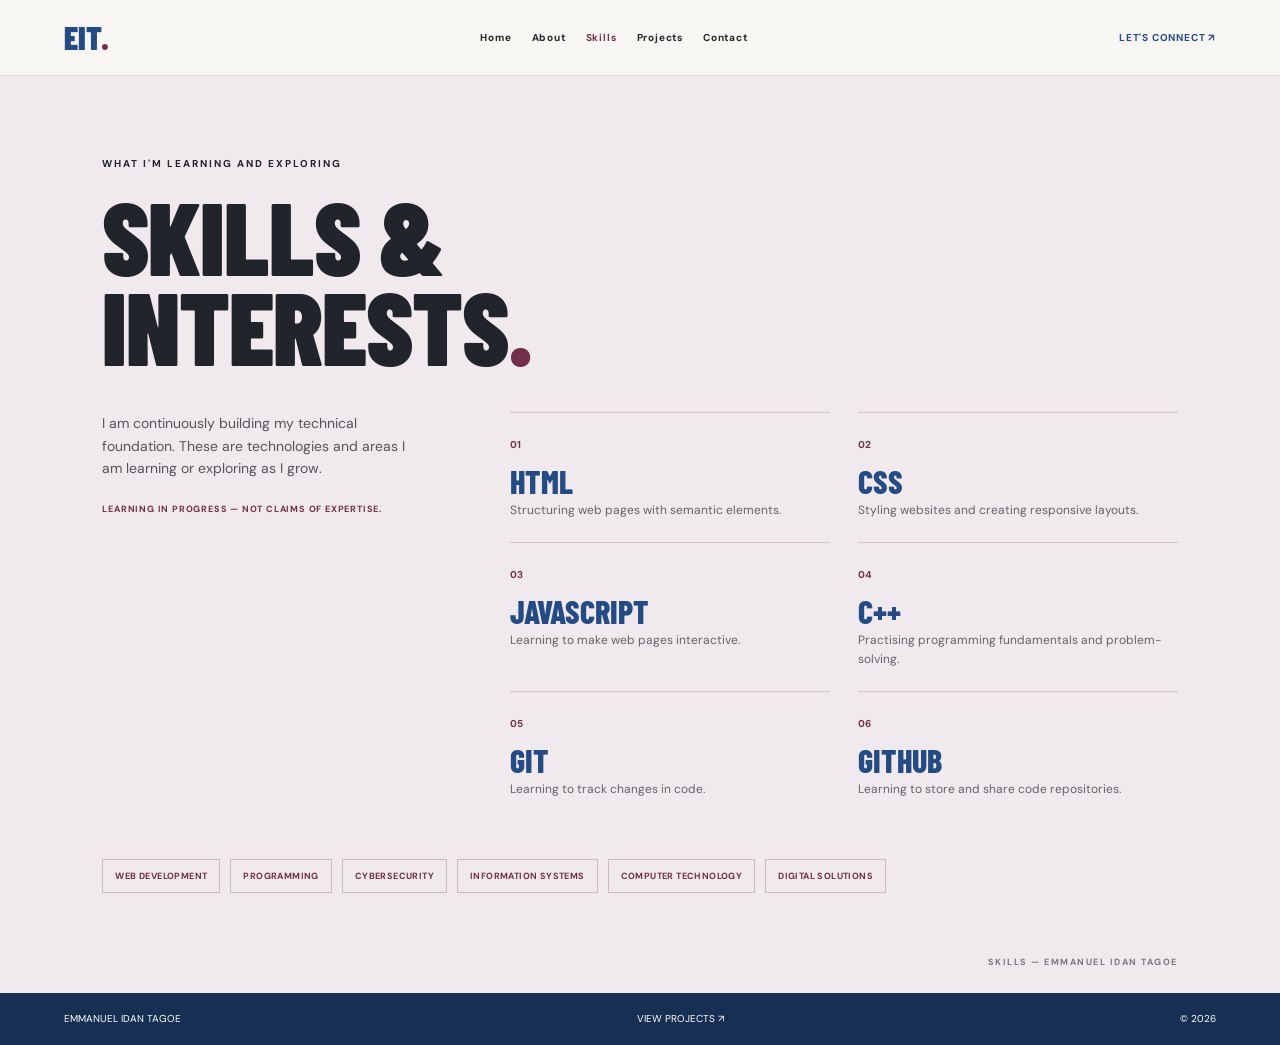
<file: skills.html>
<!DOCTYPE html>
<html lang="en">
<head>
    <meta charset="UTF-8">
    <meta name="viewport" content="width=device-width, initial-scale=1.0">
    <meta name="description" content="Emmanuel Idan Tagoe's Information Technology portfolio.">
    <title>Skills & Interests | Emmanuel Idan Tagoe</title>
    <link rel="stylesheet" href="styles.css">
    <link rel="preconnect" href="https://fonts.googleapis.com">
    <link rel="preconnect" href="https://fonts.gstatic.com" crossorigin>
    <link href="https://fonts.googleapis.com/css2?family=Barlow+Condensed:wght@500;600;700;800;900&family=DM+Sans:wght@400;500;600;700&display=swap" rel="stylesheet">
</head>
<body>
<header class="site-header">
    <a href="index.html" class="logo">EIT<span>.</span></a>
    <nav aria-label="Main navigation">
            <a href="index.html">Home</a>
            <a href="about.html">About</a>
            <a href="skills.html" aria-current="page">Skills</a>
            <a href="projects.html">Projects</a>
            <a href="contact.html">Contact</a>
    </nav>
    <a href="contact.html" class="header-contact">LET'S CONNECT ↗</a>
</header>

<main class="page-main">
    <section class="slide skills-page">
        <div class="section-heading">
            <p class="eyebrow">WHAT I'M LEARNING AND EXPLORING</p>
            <h1>SKILLS &<br>INTERESTS<span>.</span></h1>
        </div>
        <div class="skills-layout">
            <div class="skills-intro">
                <p>I am continuously building my technical foundation. These are technologies and areas I am learning or exploring as I grow.</p>
                <p class="skills-small">LEARNING IN PROGRESS — NOT CLAIMS OF EXPERTISE.</p>
            </div>
            <div class="skills-grid">
                <article class="skill-item"><span class="skill-number">01</span><h3>HTML</h3><p>Structuring web pages with semantic elements.</p></article>
                <article class="skill-item"><span class="skill-number">02</span><h3>CSS</h3><p>Styling websites and creating responsive layouts.</p></article>
                <article class="skill-item"><span class="skill-number">03</span><h3>JAVASCRIPT</h3><p>Learning to make web pages interactive.</p></article>
                <article class="skill-item"><span class="skill-number">04</span><h3>C++</h3><p>Practising programming fundamentals and problem-solving.</p></article>
                <article class="skill-item"><span class="skill-number">05</span><h3>GIT</h3><p>Learning to track changes in code.</p></article>
                <article class="skill-item"><span class="skill-number">06</span><h3>GITHUB</h3><p>Learning to store and share code repositories.</p></article>
            </div>
        </div>
        <div class="interest-strip">
            <span>WEB DEVELOPMENT</span><span>PROGRAMMING</span><span>CYBERSECURITY</span><span>INFORMATION SYSTEMS</span><span>COMPUTER TECHNOLOGY</span><span>DIGITAL SOLUTIONS</span>
        </div>
        <div class="slide-label">SKILLS — EMMANUEL IDAN TAGOE</div>
    </section>
</main>
<footer class="site-footer"><span>EMMANUEL IDAN TAGOE</span><span><a href="projects.html">VIEW PROJECTS ↗</a></span><span>© 2026</span></footer>
<script src="script.js" defer></script>
</body>
</html>
</file>
<file: styles.css>
/* =========================================
   EMMANUEL IDAN TAGOE — PORTFOLIO STYLES
   Blue + wine editorial design
========================================= */

:root {
    --blue: #244b83;
    --blue-dark: #172f53;
    --wine: #722f49;
    --wine-dark: #4b1d30;
    --cream: #f8f6f2;
    --white: #ffffff;
    --ink: #22242b;
    --muted: #777781;
    --line: #dedce0;
}

* {
    margin: 0;
    padding: 0;
    box-sizing: border-box;
}

html {
    scroll-behavior: smooth;
    scroll-padding-top: 100px;
}

body {
    font-family: "DM Sans", Arial, sans-serif;
    background: var(--cream);
    color: var(--ink);
    line-height: 1.6;
}

img {
    display: block;
    max-width: 100%;
}

a {
    color: inherit;
    text-decoration: none;
}

button,
input,
textarea {
    font: inherit;
}

.site-header {
    position: sticky;
    top: 0;
    z-index: 100;
    display: flex;
    align-items: center;
    justify-content: space-between;
    gap: 24px;
    min-height: 72px;
    padding: 12px 5%;
    background: var(--cream);
    border-bottom: 1px solid var(--line);
}

.logo {
    flex-shrink: 0;
    font-family: "Barlow Condensed", Impact, sans-serif;
    font-size: 32px;
    font-weight: 900;
    color: var(--blue);
}

.logo span,
.period {
    color: var(--wine);
}

.site-header nav {
    display: flex;
    flex-wrap: wrap;
    gap: 20px;
}

.site-header nav a,
.header-contact {
    font-size: 10px;
    font-weight: 700;
    letter-spacing: .8px;
    transition: color .2s ease;
}

.site-header nav a:hover,
.site-header nav a[aria-current="page"],
.header-contact:hover {
    color: var(--wine);
}

.header-contact {
    flex-shrink: 0;
    color: var(--blue);
}

.page-main {
    min-height: calc(100vh - 150px);
}

.slide {
    position: relative;
    min-height: calc(100vh - 72px);
    padding: 80px 8% 100px;
    overflow: hidden;
}

.eyebrow {
    margin-bottom: 18px;
    font-size: 10px;
    font-weight: 700;
    letter-spacing: 2px;
}

.section-heading {
    margin-bottom: 42px;
}

.section-heading h1,
.section-heading h2 {
    font-family: "Barlow Condensed", Impact, sans-serif;
    font-size: clamp(56px, 8vw, 104px);
    font-weight: 900;
    line-height: .88;
    letter-spacing: -1px;
    text-transform: uppercase;
}

.section-heading h1 span,
.section-heading h2 span {
    color: var(--wine);
}

.slide-label {
    position: absolute;
    right: 8%;
    bottom: 24px;
    color: var(--muted);
    font-size: 9px;
    font-weight: 700;
    letter-spacing: 1.5px;
}

.button {
    display: inline-block;
    padding: 13px 19px;
    border: 1px solid transparent;
    font-size: 10px;
    font-weight: 700;
    letter-spacing: .8px;
    transition: background .2s ease, color .2s ease, transform .2s ease;
}

.button:hover {
    transform: translateY(-2px);
}

.button-primary {
    background: var(--blue);
    color: var(--white);
}

.button-primary:hover {
    background: var(--wine);
}

.button-wine {
    background: var(--wine);
    color: var(--white);
}

.button-wine:hover {
    background: var(--wine-dark);
}

.text-link {
    font-size: 10px;
    font-weight: 700;
    letter-spacing: .7px;
}

.text-link:hover {
    color: var(--wine);
}

/* HOME / INTRODUCTION */

.intro {
    display: grid;
    grid-template-columns: 1.1fr .9fr;
    align-items: center;
    gap: 6%;
    background: var(--cream);
}

.intro-copy {
    position: relative;
    z-index: 2;
}

.intro-copy .eyebrow {
    color: var(--wine);
}

.intro h1 {
    font-family: "Barlow Condensed", Impact, sans-serif;
    font-size: clamp(56px, 8vw, 112px);
    font-weight: 900;
    line-height: .84;
    letter-spacing: -1px;
}

.intro h1 .blue-text {
    color: var(--blue);
}

.intro-description {
    max-width: 440px;
    margin-top: 25px;
    color: #5f6068;
    font-size: 14px;
}

.intro-links {
    display: flex;
    align-items: center;
    flex-wrap: wrap;
    gap: 20px;
    margin-top: 28px;
}

.intro-visual {
    position: relative;
    width: 100%;
    max-width: 430px;
    justify-self: end;
}

.profile-photo {
    width: 100%;
    height: min(65vh, 530px);
    min-height: 320px;
    object-fit: cover;
    object-position: center;
    background: #e2dce1;
}

.photo-caption {
    display: flex;
    justify-content: space-between;
    gap: 12px;
    padding-top: 12px;
    font-size: 9px;
    font-weight: 700;
    letter-spacing: .7px;
}

.photo-number {
    position: absolute;
    top: 14px;
    right: 14px;
    padding: 7px 10px;
    background: var(--wine);
    color: var(--white);
    font-size: 10px;
    font-weight: 700;
}

.intro .slide-label {
    right: auto;
    left: 8%;
}

/* CONTENTS */

.contents {
    background: var(--blue);
    color: var(--white);
}

.contents .section-heading h2 span {
    color: #dfb9c8;
}

.contents-layout {
    display: grid;
    grid-template-columns: .7fr 1.3fr;
    gap: 8%;
}

.contents-note {
    display: flex;
    flex-direction: column;
    justify-content: space-between;
    align-items: flex-start;
    min-height: 260px;
    max-width: 260px;
}

.contents-note p {
    color: #e1e7f0;
    font-size: 14px;
}

.vertical-note {
    color: #c5d1e2;
    font-size: 9px;
    letter-spacing: 1.5px;
}

.contents-list {
    border-top: 1px solid rgb(255 255 255 / 30%);
}

.contents-item {
    display: grid;
    grid-template-columns: 42px 1fr 24px;
    align-items: center;
    gap: 14px;
    padding: 19px 0;
    border-bottom: 1px solid rgb(255 255 255 / 30%);
    transition: padding .2s ease;
}

.contents-item:hover {
    padding-left: 9px;
}

.contents-number {
    color: #dfb9c8;
    font-size: 11px;
}

.contents-name {
    font-family: "Barlow Condensed", Impact, sans-serif;
    font-size: clamp(21px, 3vw, 31px);
    font-weight: 700;
}

.contents-arrow {
    font-size: 20px;
}

.contents .slide-label {
    color: #d1d9e5;
}

/* ABOUT / EDUCATION */

.about-intro {
    background: var(--cream);
}

.about-copy {
    max-width: 900px;
}

.about-copy p {
    margin: 0 0 19px;
    color: #565761;
    font-size: 15px;
}

.about-copy strong {
    color: var(--blue-dark);
}

.philosophy {
    margin-top: 38px;
    padding: 28px;
    border-left: 5px solid var(--wine);
    background: var(--white);
}

.philosophy h2 {
    margin-bottom: 10px;
    font-family: "Barlow Condensed", Impact, sans-serif;
    font-size: 34px;
    text-transform: uppercase;
}

.philosophy .motto {
    color: var(--blue);
    font-family: "Barlow Condensed", Impact, sans-serif;
    font-size: 29px;
    font-weight: 800;
    letter-spacing: .5px;
}

.about-columns {
    display: grid;
    grid-template-columns: 1fr 1fr;
    gap: 35px;
    margin-top: 40px;
}

.content-panel {
    padding: 25px;
    background: var(--white);
    border-top: 3px solid var(--blue);
}

.content-panel h2 {
    margin-bottom: 15px;
    color: var(--wine);
    font-family: "Barlow Condensed", Impact, sans-serif;
    font-size: 32px;
    text-transform: uppercase;
}

.clean-list {
    padding-left: 20px;
}

.clean-list li {
    margin: 8px 0;
    color: #565761;
    font-size: 14px;
}

/* EDUCATION AND SKILLS */

.experience {
    background: var(--cream);
}

.timeline {
    border-top: 1px solid var(--line);
}

.timeline-item {
    display: grid;
    grid-template-columns: 110px 1fr 35px;
    gap: 25px;
    align-items: start;
    padding: 30px 0;
    border-bottom: 1px solid var(--line);
}

.timeline-date {
    color: var(--wine);
    font-size: 10px;
    font-weight: 700;
    letter-spacing: 1px;
}

.timeline-content h3 {
    margin-bottom: 8px;
    font-family: "Barlow Condensed", Impact, sans-serif;
    font-size: clamp(25px, 3vw, 36px);
    line-height: 1.1;
    text-transform: uppercase;
}

.timeline-place {
    margin-bottom: 10px;
    color: var(--blue);
    font-size: 13px;
    font-weight: 700;
}

.timeline-content p:last-child {
    max-width: 650px;
    color: #65656d;
    font-size: 13px;
}

.timeline-index {
    color: #b7aab0;
    font-family: "Barlow Condensed", Impact, sans-serif;
    font-size: 28px;
    font-weight: 700;
}

/* SKILLS */

.skills-page {
    background: #f0e9ed;
}

.skills-layout {
    display: grid;
    grid-template-columns: .65fr 1.35fr;
    gap: 8%;
}

.skills-intro {
    max-width: 320px;
    color: #57535a;
    font-size: 14px;
}

.skills-small {
    margin-top: 22px;
    color: var(--wine);
    font-size: 9px;
    font-weight: 700;
    letter-spacing: .8px;
}

.skills-grid {
    display: grid;
    grid-template-columns: repeat(2, minmax(0, 1fr));
    gap: 0 28px;
}

.skill-item {
    padding: 17px 0 22px;
    border-top: 1px solid #d5c5cd;
}

.skill-number {
    color: var(--wine);
    font-size: 10px;
    font-weight: 700;
}

.skill-item h3 {
    margin: 9px 0 4px;
    color: var(--blue);
    font-family: "Barlow Condensed", Impact, sans-serif;
    font-size: 32px;
    font-weight: 800;
    line-height: 1;
}

.skill-item p {
    color: #66616a;
    font-size: 12px;
}

.interest-strip {
    display: flex;
    flex-wrap: wrap;
    gap: 10px;
    margin-top: 38px;
}

.interest-strip span {
    padding: 9px 12px;
    border: 1px solid #cdbac4;
    color: var(--wine);
    font-size: 9px;
    font-weight: 700;
    letter-spacing: .4px;
}

/* PROJECTS */

.projects-page {
    background: var(--white);
}

.projects-intro {
    max-width: 460px;
    margin: -18px 0 35px;
    color: #696972;
    font-size: 14px;
}

.projects-grid {
    display: grid;
    grid-template-columns: repeat(2, minmax(0, 1fr));
    gap: 32px 24px;
}

.project-card.featured {
    grid-column: 1 / -1;
}

.project-image {
    position: relative;
    overflow: hidden;
    min-height: 220px;
    background: #e9e5e8;
}

.project-image img {
    width: 100%;
    height: 260px;
    object-fit: cover;
    transition: transform .35s ease;
}

.project-card:hover .project-image img {
    transform: scale(1.03);
}

.project-card.featured .project-image img {
    height: 350px;
}

.project-tag {
    position: absolute;
    top: 13px;
    left: 13px;
    padding: 7px 10px;
    background: var(--blue);
    color: var(--white);
    font-size: 9px;
    font-weight: 700;
    letter-spacing: .8px;
}

.project-info {
    display: flex;
    justify-content: space-between;
    align-items: flex-start;
    gap: 15px;
    padding: 16px 0;
    border-bottom: 1px solid var(--line);
}

.project-info h3 {
    margin-bottom: 6px;
    font-family: "Barlow Condensed", Impact, sans-serif;
    font-size: 25px;
    font-weight: 800;
    line-height: 1.1;
}

.project-info p {
    max-width: 430px;
    color: #696972;
    font-size: 12px;
}

.project-status {
    flex-shrink: 0;
    color: var(--wine);
    font-size: 9px;
    font-weight: 700;
    letter-spacing: .3px;
}

.project-placeholder {
    display: flex;
    align-items: center;
    justify-content: center;
    min-height: 260px;
    background: var(--wine);
    color: var(--white);
    text-align: center;
}

.project-placeholder > span:first-child {
    font-family: "Barlow Condensed", Impact, sans-serif;
    font-size: clamp(32px, 5vw, 54px);
    font-weight: 900;
    line-height: .95;
}

/* CONTACT */

.contact-page {
    background: var(--wine-dark);
    color: var(--white);
}

.contact-top {
    display: flex;
    justify-content: space-between;
    align-items: center;
    gap: 20px;
}

.contact-top .eyebrow {
    color: #e2c6d0;
}

.contact-mark {
    font-family: "Barlow Condensed", Impact, sans-serif;
    font-size: 28px;
    font-weight: 900;
}

.contact-main {
    display: grid;
    grid-template-columns: 1.1fr .9fr;
    align-items: center;
    gap: 8%;
    margin: 45px 0 65px;
}

.contact-main h1 {
    font-family: "Barlow Condensed", Impact, sans-serif;
    font-size: clamp(62px, 10vw, 130px);
    font-weight: 900;
    line-height: .83;
    letter-spacing: -1px;
}

.contact-main h1 span {
    color: #b9cce7;
}

.contact-copy {
    max-width: 380px;
}

.contact-copy p {
    margin-bottom: 17px;
    color: #e3d8dd;
    font-size: 13px;
}

.button-light {
    margin-top: 8px;
    background: var(--cream);
    color: var(--wine-dark);
}

.button-light:hover {
    background: var(--blue);
    color: var(--white);
}

.contact-form {
    max-width: 700px;
    margin: 0 auto 50px;
    padding: 28px;
    background: rgb(255 255 255 / 7%);
    border: 1px solid rgb(255 255 255 / 20%);
}

.contact-form h2 {
    margin-bottom: 18px;
    font-family: "Barlow Condensed", Impact, sans-serif;
    font-size: 34px;
    text-transform: uppercase;
}

.form-grid {
    display: grid;
    grid-template-columns: 1fr 1fr;
    gap: 16px;
}

.contact-form label {
    display: block;
    margin-bottom: 6px;
    color: #f0e4e9;
    font-size: 11px;
    font-weight: 700;
}

.contact-form input,
.contact-form textarea {
    width: 100%;
    margin-bottom: 16px;
    padding: 12px;
    border: 1px solid rgb(255 255 255 / 35%);
    border-radius: 0;
    outline: none;
    background: #fff;
    color: var(--ink);
}

.contact-form input:focus,
.contact-form textarea:focus {
    border-color: #b9cce7;
}

.contact-form textarea {
    min-height: 130px;
    resize: vertical;
}

.contact-form button {
    cursor: pointer;
    border: 0;
}

.form-note {
    margin-top: 12px;
    color: #e3d8dd;
    font-size: 11px;
}

.contact-bottom {
    display: flex;
    align-items: center;
    justify-content: space-between;
    flex-wrap: wrap;
    gap: 18px;
    padding-top: 20px;
    border-top: 1px solid rgb(255 255 255 / 30%);
    font-size: 9px;
    font-weight: 700;
    letter-spacing: .8px;
}

.social-links {
    display: flex;
    flex-wrap: wrap;
    gap: 17px;
}

.social-links a:hover {
    color: #b9cce7;
}

.contact-page .slide-label {
    color: #e2c6d0;
}

/* FOOTER */

.site-footer {
    display: flex;
    justify-content: space-between;
    flex-wrap: wrap;
    gap: 12px;
    padding: 18px 5%;
    background: var(--blue-dark);
    color: var(--white);
    font-size: 10px;
}

/* RESPONSIVE DESIGN */

@media (max-width: 1000px) {
    .site-header {
        flex-wrap: wrap;
    }

    .site-header nav {
        order: 3;
        width: 100%;
        justify-content: center;
        gap: 14px;
    }

    .intro {
        grid-template-columns: 1fr .8fr;
        gap: 4%;
    }

    .intro h1 {
        font-size: clamp(52px, 7vw, 80px);
    }

    .contents-layout,
    .skills-layout {
        gap: 5%;
    }
}

@media (max-width: 650px) {
    html {
        scroll-padding-top: 125px;
    }

    .site-header {
        gap: 8px;
        padding: 10px 5%;
    }

    .logo {
        font-size: 27px;
    }

    .header-contact {
        font-size: 9px;
    }

    .site-header nav {
        justify-content: flex-start;
        flex-wrap: nowrap;
        gap: 15px;
        overflow-x: auto;
        padding-bottom: 3px;
    }

    .site-header nav a {
        flex-shrink: 0;
        font-size: 10px;
    }

    .slide {
        min-height: auto;
        padding: 60px 6% 80px;
    }

    .section-heading {
        margin-bottom: 32px;
    }

    .section-heading h1,
    .section-heading h2 {
        font-size: clamp(50px, 14vw, 76px);
    }

    .intro {
        grid-template-columns: 1fr;
        gap: 32px;
    }

    .intro h1 {
        font-size: clamp(54px, 15vw, 84px);
    }

    .intro-visual {
        justify-self: stretch;
        max-width: none;
    }

    .profile-photo {
        height: 390px;
        min-height: 0;
    }

    .intro .slide-label {
        left: 6%;
    }

    .contents-layout,
    .skills-layout,
    .contact-main {
        grid-template-columns: 1fr;
        gap: 28px;
    }

    .contents-note {
        min-height: auto;
        gap: 18px;
    }

    .contents-item {
        grid-template-columns: 32px 1fr 20px;
        gap: 10px;
        padding: 16px 0;
    }

    .contents-name {
        font-size: 22px;
    }

    .timeline-item {
        grid-template-columns: 1fr 30px;
        gap: 12px;
        padding: 26px 0;
    }

    .timeline-date {
        grid-column: 1 / -1;
    }

    .timeline-index {
        grid-column: 2;
        grid-row: 2;
    }

    .about-columns,
    .skills-grid,
    .projects-grid,
    .form-grid {
        grid-template-columns: 1fr;
    }

    .project-card.featured {
        grid-column: auto;
    }

    .project-card.featured .project-image img,
    .project-image img {
        height: 235px;
    }

    .project-info {
        flex-direction: column;
        gap: 10px;
    }

    .contact-main h1 {
        font-size: clamp(60px, 16vw, 94px);
    }

    .contact-bottom {
        align-items: flex-start;
        flex-direction: column;
    }

    .social-links {
        gap: 14px;
    }

    .slide-label {
        right: 6%;
        font-size: 8px;
    }
}

@media (prefers-reduced-motion: reduce) {
    html {
        scroll-behavior: auto;
    }

    *,
    *::before,
    *::after {
        transition-duration: .01ms !important;
    }
}
</file>
